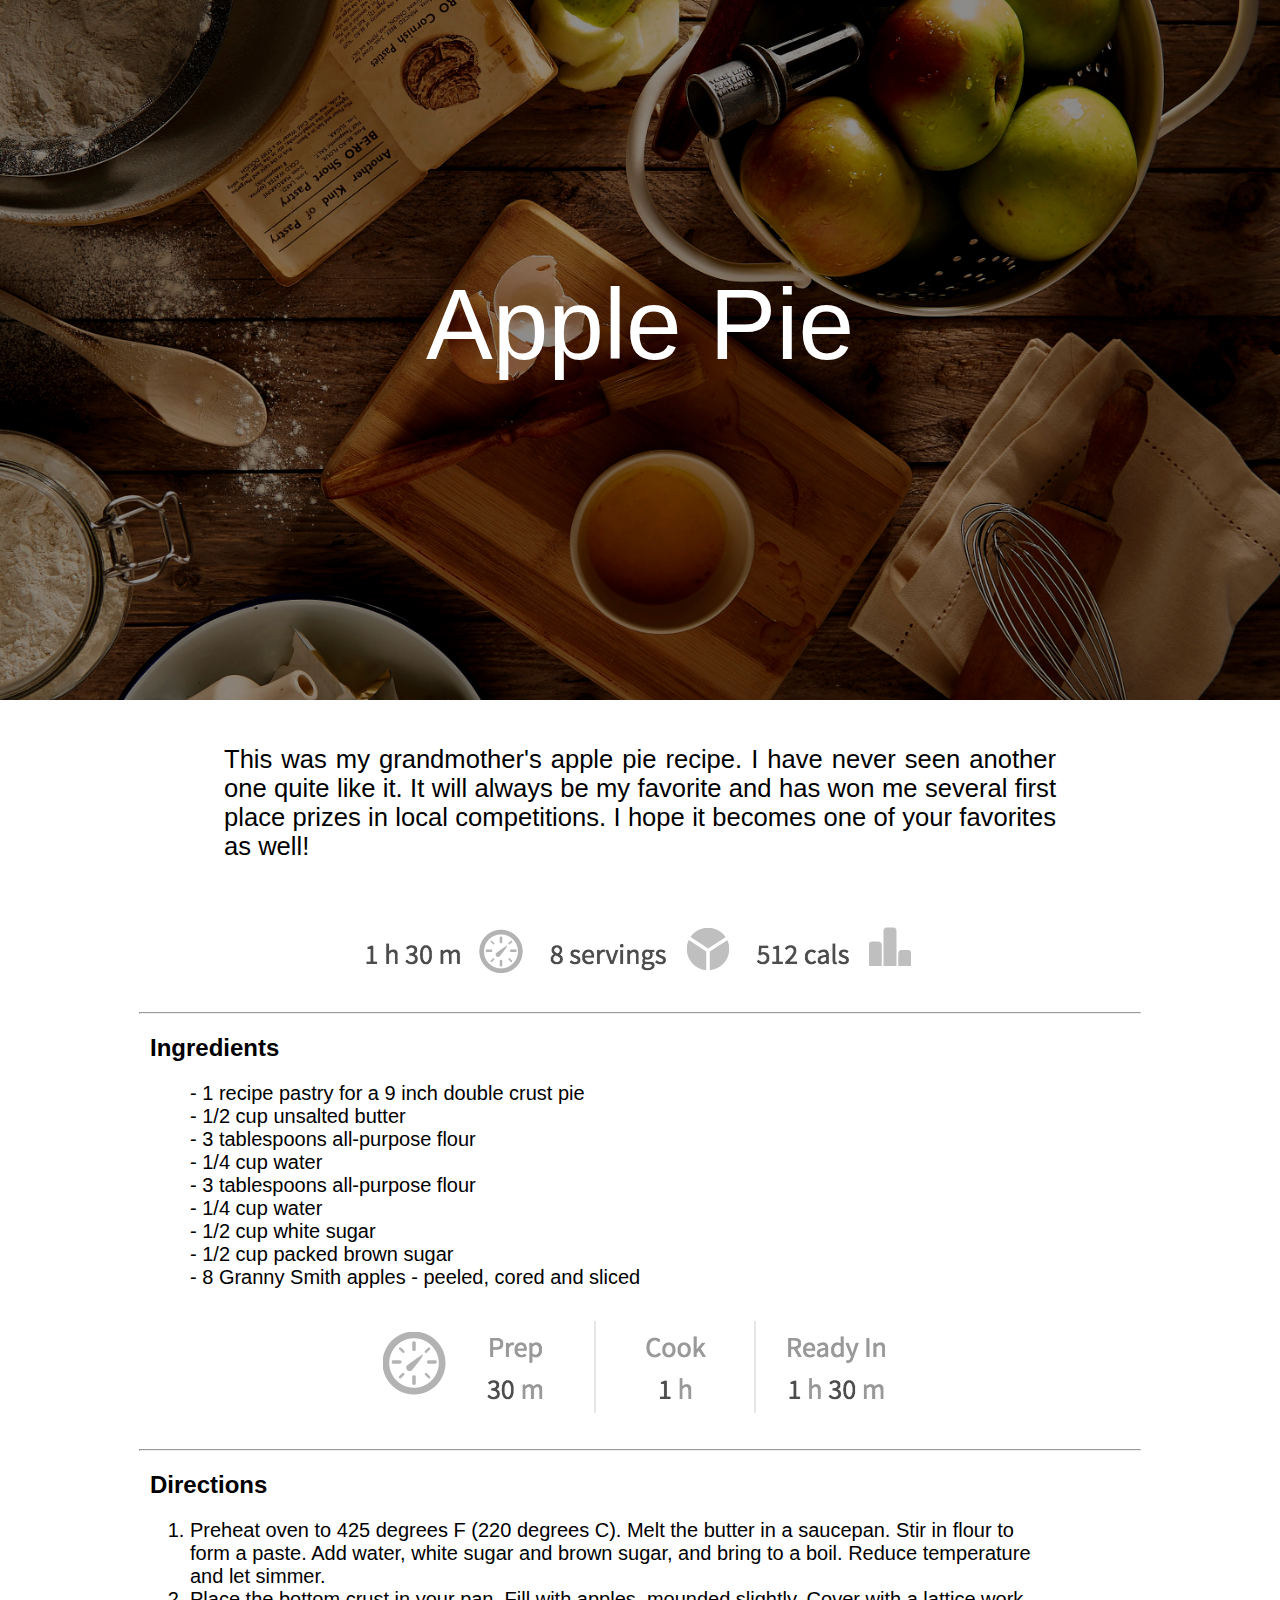
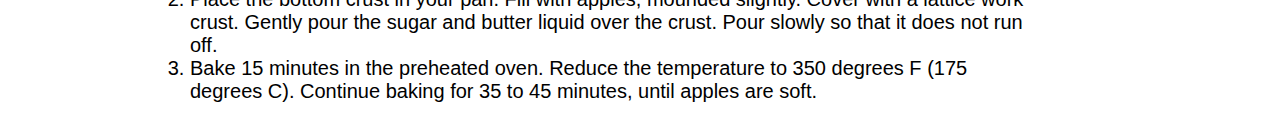
<file: lab-css-recipes-clone/starter-code/apple-pie-starter-code/index.html>
<!DOCTYPE html>
<html lang="en">
<head>
  <title>Apple Pie Recipe</title>
  <link rel="stylesheet" href="css/main.css"/>
</head>
<body>
  <header class="img-header">
    <h1 class="titre1">Apple Pie</h1>
  </header>
<section>
  <p>This was my grandmother's apple pie recipe. I have never seen another one
    quite like it. It will always be my favorite and has won me several first place
    prizes in local competitions. I hope it becomes one of your favorites as well!</p>
     <div>
        <img class = "image1" src="./images/recipe-info.png" alt="Infos recette"/>
     </div>
     <hr>
</section>
  <section>
    <h2 class=" soustitres">Ingredients</h2>
    <ul>
      <li class="Order1">1 recipe pastry for a 9 inch double crust pie</li>
      <li class="Order1">1/2 cup unsalted butter</li>
      <li class="Order1">3 tablespoons all-purpose flour</li>
      <li class="Order1">1/4 cup water</li>
      <li class="Order1">3 tablespoons all-purpose flour</li>
      <li class="Order1">1/4 cup water</li>
      <li class="Order1">1/2 cup white sugar</li>
      <li class="Order1">1/2 cup packed brown sugar</li>
      <li class="Order1">8 Granny Smith apples - peeled, cored and sliced</li>
    </ul>
      <div>
       <img src="./images/cooking-info.png" alt="Infos cooking"/>
      </div>
  </section>
<hr>
  <section>
    <h2 class="soustitres">Directions</h2>
    <ol>
      <li>Preheat oven to 425 degrees F (220 degrees C). Melt the butter in a saucepan. Stir in
        flour to form a paste. Add water, white sugar and brown sugar, and bring to a boil. Reduce
        temperature and let simmer.</li>
      <li>Place the bottom crust in your pan. Fill with apples, mounded slightly. Cover with a
        lattice work crust. Gently pour the sugar and butter liquid over the crust. Pour slowly so
        that it does not run off.</li>
      <li>Bake 15 minutes in the preheated oven. Reduce the temperature to 350 degrees F (175
        degrees C). Continue baking for 35 to 45 minutes, until apples are soft.</li>
    </ol>
  </section>

</body>
</html>
</file>
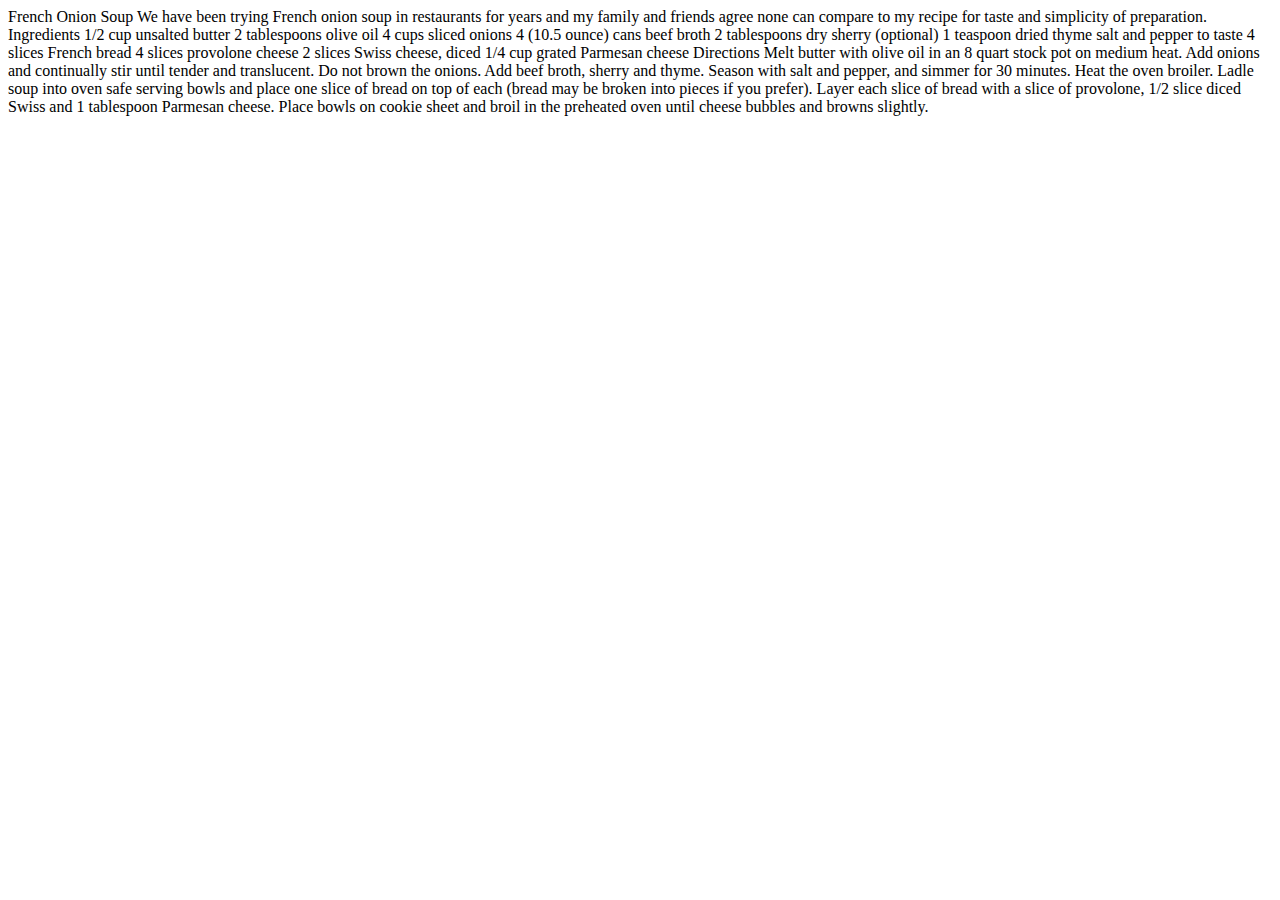
<file: lab-css-recipes-clone/starter-code/extra-french-soup/index.html>
<!DOCTYPE html>
<html lang="en">
<head>
  <title>French Onion Soup Recipe</title>
  <!-- Google fonts gives us access to the Open Sans Font -->
  <!-- Google fonts is also awesome! Make sure to check it out -->
  <link href="https://fonts.googleapis.com/css?family=Open+Sans:300,600" rel="stylesheet">
</head>
<body>
  French Onion Soup

  We have been trying French onion soup in restaurants for years and my family
and friends agree none can compare to my recipe for taste and simplicity of
preparation.

Ingredients
1/2 cup unsalted butter
2 tablespoons olive oil
4 cups sliced onions
4 (10.5 ounce) cans beef broth
2 tablespoons dry sherry (optional)
1 teaspoon dried thyme
salt and pepper to taste
4 slices French bread
4 slices provolone cheese
2 slices Swiss cheese, diced
1/4 cup grated Parmesan cheese

Directions
Melt butter with olive oil in an 8 quart stock pot on medium heat. Add onions and
continually stir until tender and translucent. Do not brown the onions.

Add beef broth, sherry and thyme. Season with salt and pepper, and simmer for 30
minutes.

Heat the oven broiler.

Ladle soup into oven safe serving bowls and place one slice of bread on top of each
(bread may be broken into pieces if you prefer). Layer each slice of bread with a slice of
provolone, 1/2 slice diced Swiss and 1 tablespoon Parmesan cheese. Place bowls on
cookie sheet and broil in the preheated oven until cheese bubbles and browns slightly.
</body>
</html>
</file>
<file: lab-css-recipes-clone/starter-code/apple-pie-starter-code/css/main.css>
body {
  margin: 0px;
  padding: 0px;
  font-family: Arial, Helvetica, sans-serif;
  
}


.img-header {
  
  background-image: url("../images/apple-pie.jpg");
  background-position: center;
  background-repeat: no-repeat;
  background-size: cover;
  height: 500px;
  padding-top: 200px;
  
}

.titre1 {
  text-align: center;
  font-size: 100px;
  font-weight:300;
  font-family: Arial, Helvetica, sans-serif;
  color: white;
  
}

p{
  text-align: justify;
  font-size: 160%;
  font-variant: normal;
  margin: 30px auto;
  width: 65%;
  padding: 15px;
}
  

.soustitres{
font-stretch: expanded;
font-weight: 600;
margin-left: 150px;

}
ul {
  font-size: 20px;
  list-style-type: none;
  margin-left: 150px;
}
.Order1:before { content: " - "
}

ol{
  font-size: 20px;
  width:850px;
  margin-left: 150px;
  list-style-type: decimal;
}
div{
  text-align: center;
  margin-right: auto;
  margin-left: auto;
}
hr {
  width: 1000px;
}
</file>
